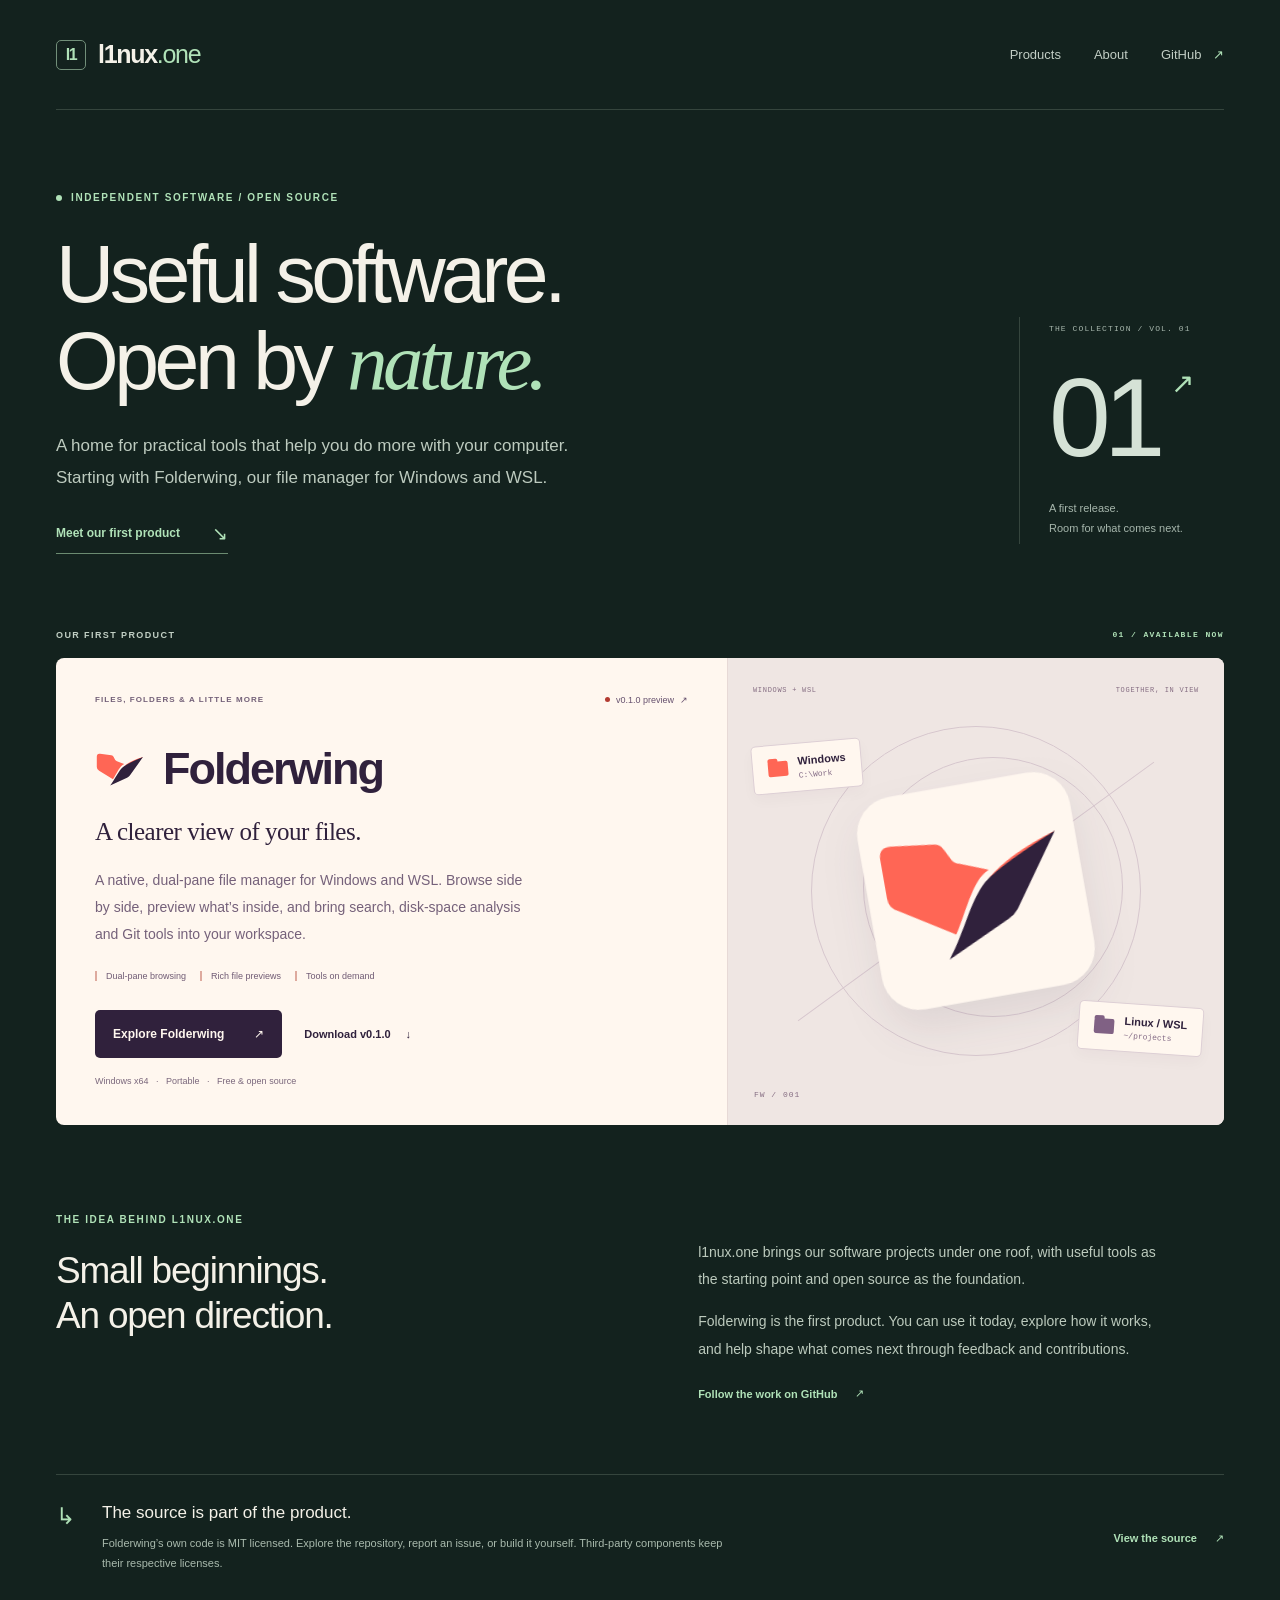
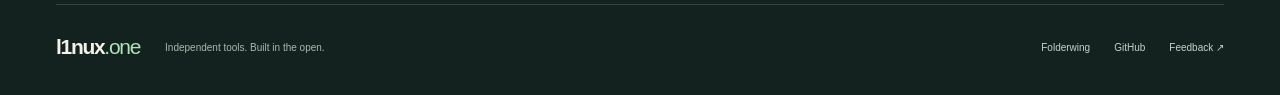
<file: index.html>
<!doctype html>
<html lang="en">
<head>
  <meta charset="utf-8">
  <meta name="viewport" content="width=device-width, initial-scale=1">
  <meta name="theme-color" content="#13221e">
  <title>l1nux.one — Useful software. Open by nature.</title>
  <meta name="description" content="A home for independent, open-source software. Meet Folderwing, our first product: a native file manager for Windows and WSL.">
  <link rel="canonical" href="https://l1nux.one/">
  <meta property="og:type" content="website">
  <meta property="og:title" content="l1nux.one — Useful software. Open by nature.">
  <meta property="og:description" content="Independent tools, built in the open. Starting with Folderwing, a native file manager for Windows and WSL.">
  <meta property="og:url" content="https://l1nux.one/">
  <meta name="twitter:card" content="summary">
  <link rel="icon" href="/assets/l1nux.svg" type="image/svg+xml">
  <link rel="stylesheet" href="/style.css">
</head>
<body>
  <a class="skip-link" href="#main">Skip to content</a>
  <header class="site-header wrap">
    <a class="wordmark" href="/" aria-label="l1nux.one home"><span class="brand-mark" aria-hidden="true">l1</span><span>l1nux<span class="wordmark-suffix">.one</span></span></a>
    <nav aria-label="Main navigation"><a href="#products">Products</a><a href="#about">About</a><a class="github-link" href="https://github.com/L1nuxOne">GitHub <span aria-hidden="true">↗</span></a></nav>
  </header>
  <main id="main">
    <section class="hero wrap" aria-labelledby="hero-title">
      <div class="hero-main"><p class="eyebrow"><span class="status-dot"></span> INDEPENDENT SOFTWARE / OPEN SOURCE</p><h1 id="hero-title">Useful software.<br>Open by <em>nature.</em></h1><p class="hero-description">A home for practical tools that help you do more with your computer. Starting with Folderwing, our file manager for Windows and WSL.</p><a class="hero-link" href="#products">Meet our first product <span aria-hidden="true">↘</span></a></div>
      <aside class="hero-aside" aria-label="One product released"><span class="edition">THE COLLECTION / VOL. 01</span><span class="product-count" aria-hidden="true">01<span>↗</span></span><p>A first release.<br>Room for what comes next.</p></aside>
    </section>

    <section class="products wrap" id="products" aria-labelledby="products-title">
      <div class="section-label"><h2 id="products-title">OUR FIRST PRODUCT</h2><span>01 / AVAILABLE NOW</span></div>
      <article class="product-card" aria-labelledby="folderwing-title">
        <div class="product-copy"><div class="product-meta"><span class="product-type">FILES, FOLDERS &amp; A LITTLE MORE</span><a class="release-badge" href="https://github.com/L1nuxOne/folderwing/releases/tag/v0.1.0"><span></span> v0.1.0 preview <span aria-hidden="true">↗</span></a></div><div class="product-name"><img src="/folderwing/assets/folderwing.svg" width="60" height="60" alt=""><h3 id="folderwing-title">Folderwing</h3></div><p class="product-tagline">A clearer view of your files.</p><p class="product-description">A native, dual-pane file manager for Windows and WSL. Browse side by side, preview what’s inside, and bring search, disk-space analysis and Git tools into your workspace.</p><ul class="product-features" aria-label="Folderwing highlights"><li>Dual-pane browsing</li><li>Rich file previews</li><li>Tools on demand</li></ul><div class="product-actions"><a class="button" href="/folderwing/">Explore Folderwing <span aria-hidden="true">↗</span></a><a class="download-link" href="https://github.com/L1nuxOne/folderwing/releases/download/v0.1.0/Folderwing-0.1.0-windows-x64.zip">Download v0.1.0 <span aria-hidden="true">↓</span></a></div><p class="product-footnote">Windows x64 <span>·</span> Portable <span>·</span> Free &amp; open source</p></div>
        <div class="product-art" aria-hidden="true"><div class="art-caption"><span>WINDOWS + WSL</span><span>TOGETHER, IN VIEW</span></div><div class="orbit orbit-one"></div><div class="orbit orbit-two"></div><div class="art-axis"></div><div class="location location-windows"><span class="folder-symbol"></span><span>Windows<span class="location-path">C:\Work</span></span></div><img class="wing" src="/folderwing/assets/folderwing.svg" width="245" height="245" alt=""><div class="location location-linux"><span class="folder-symbol"></span><span>Linux / WSL<span class="location-path">~/projects</span></span></div><span class="art-corner">FW / 001</span></div>
      </article>
    </section>

    <section id="about" class="about wrap" aria-labelledby="about-title"><div class="about-heading"><p class="eyebrow">THE IDEA BEHIND L1NUX.ONE</p><h2 id="about-title">Small beginnings.<br>An open direction.</h2></div><div class="about-copy"><p>l1nux.one brings our software projects under one roof, with useful tools as the starting point and open source as the foundation.</p><p>Folderwing is the first product. You can use it today, explore how it works, and help shape what comes next through feedback and contributions.</p><a class="text-link" href="https://github.com/L1nuxOne">Follow the work on GitHub <span aria-hidden="true">↗</span></a></div></section>

    <section class="open-note wrap" aria-labelledby="open-title"><span class="open-symbol" aria-hidden="true">↳</span><div><h2 id="open-title">The source is part of the product.</h2><p>Folderwing’s own code is MIT licensed. Explore the repository, report an issue, or build it yourself. Third-party components keep their respective licenses.</p></div><a class="text-link" href="https://github.com/L1nuxOne/folderwing">View the source <span aria-hidden="true">↗</span></a></section>
  </main>
  <footer class="site-footer wrap"><a class="wordmark" href="/" aria-label="l1nux.one home">l1nux<span class="wordmark-suffix">.one</span></a><p>Independent tools. Built in the open.</p><nav aria-label="Footer navigation"><a href="/folderwing/">Folderwing</a><a href="https://github.com/L1nuxOne">GitHub</a><a href="https://github.com/L1nuxOne/folderwing/issues">Feedback <span aria-hidden="true">↗</span></a></nav></footer>
</body>
</html>
</file>
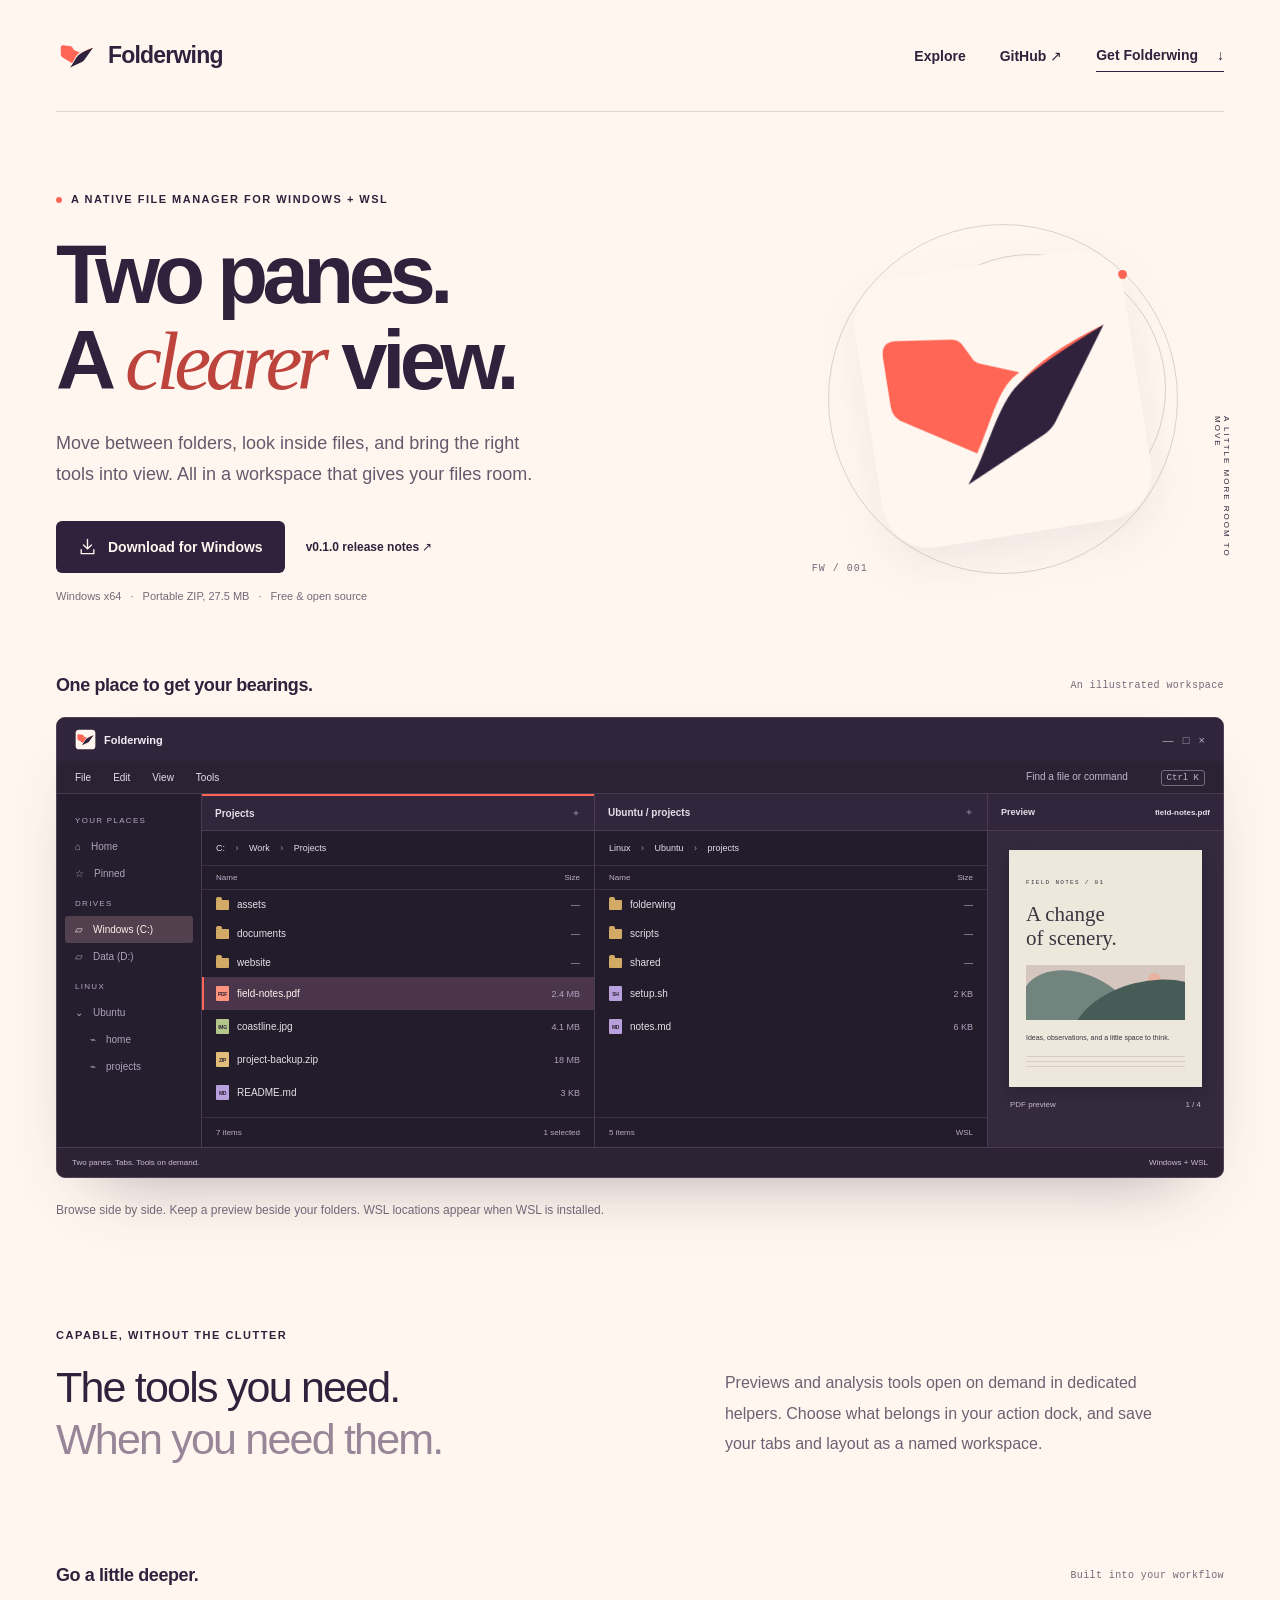
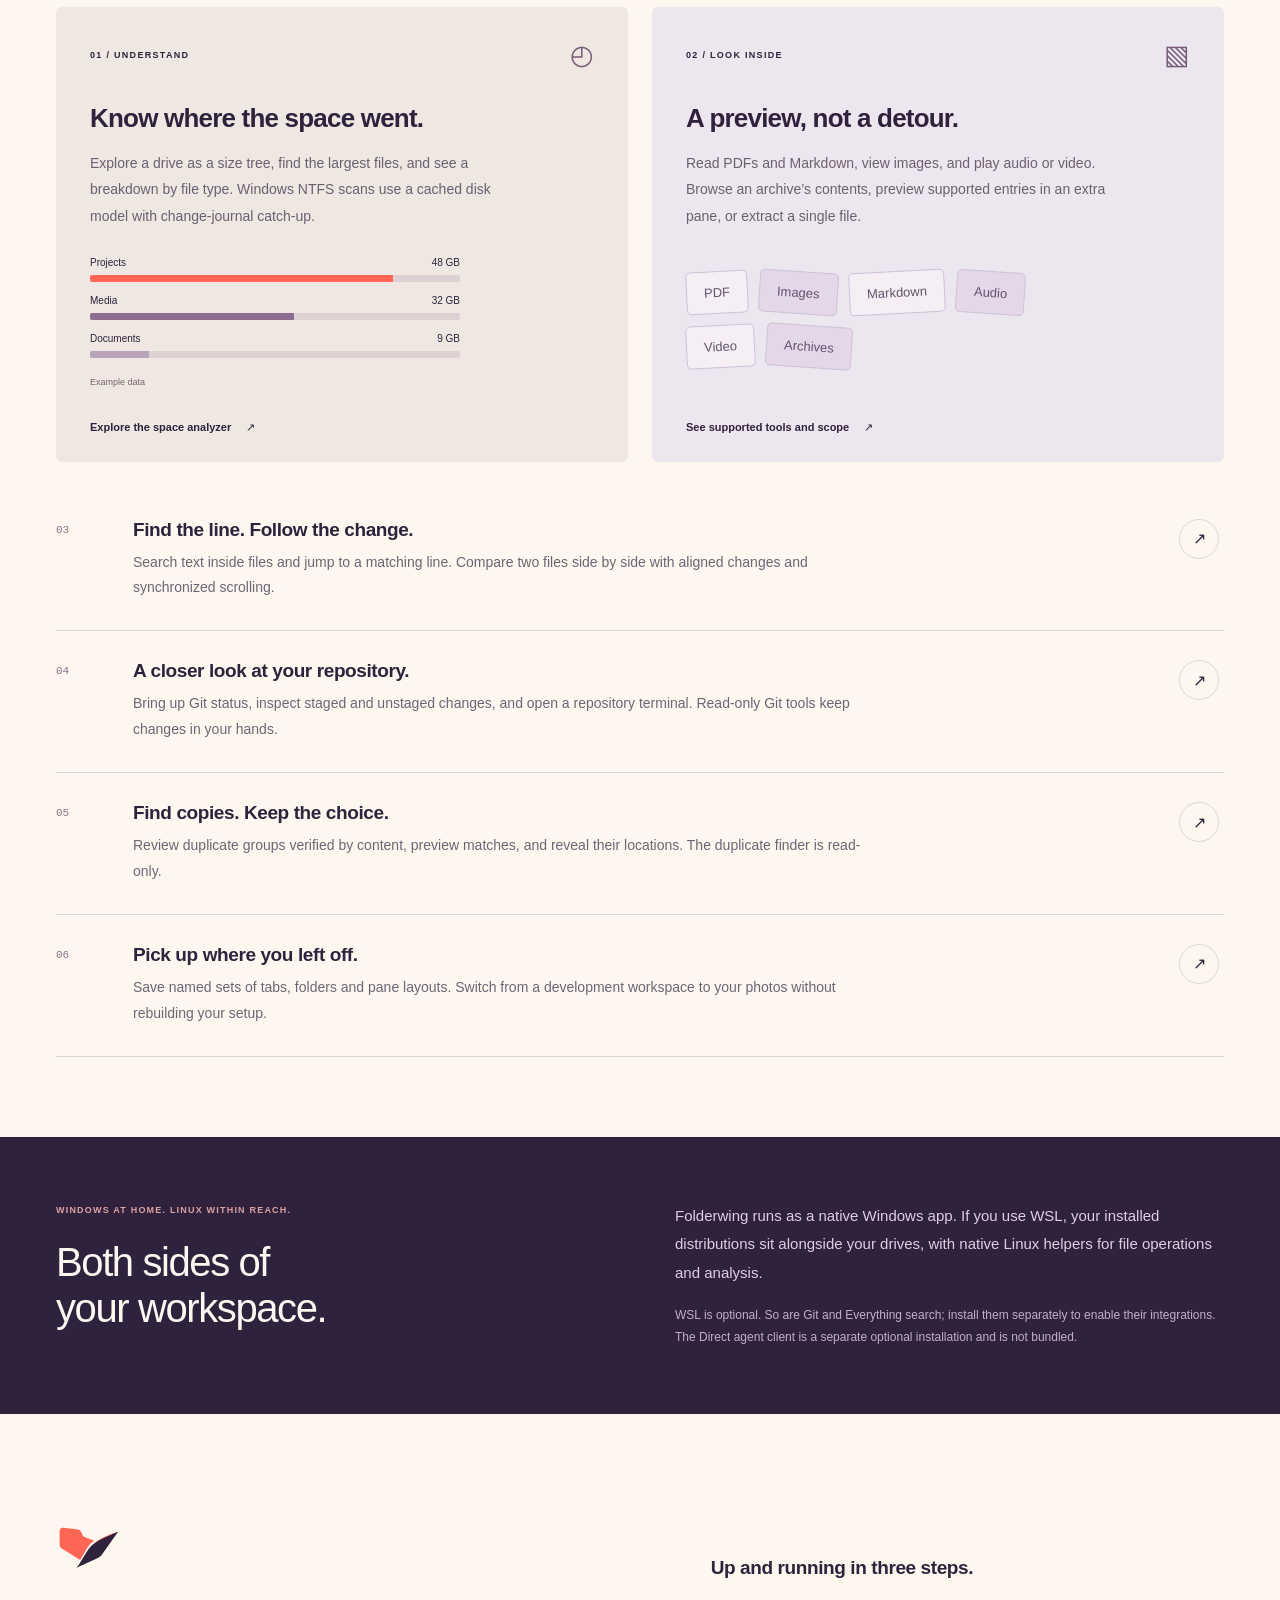
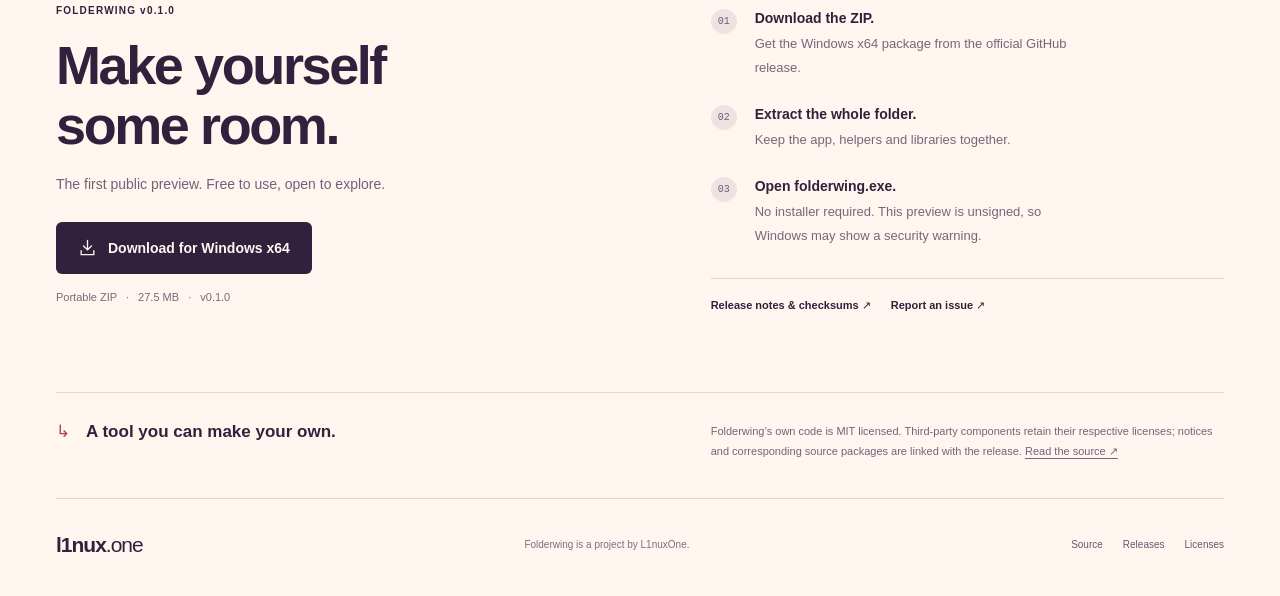
<file: folderwing/index.html>
<!doctype html>
<html lang="en">
<head>
  <meta charset="utf-8">
  <meta name="viewport" content="width=device-width, initial-scale=1">
  <meta name="theme-color" content="#30213c">
  <title>Folderwing — File manager for Windows and WSL</title>
  <meta name="description" content="A native, dual-pane file manager for Windows and WSL. Preview files, explore disk space, search contents and compare changes. Download Folderwing v0.1.0.">
  <link rel="canonical" href="https://l1nux.one/folderwing/">
  <meta property="og:type" content="website">
  <meta property="og:title" content="Folderwing — Two panes. A clearer view.">
  <meta property="og:description" content="A native file manager for Windows and WSL, with previews and tools that open when you need them. Free, open source and portable.">
  <meta property="og:url" content="https://l1nux.one/folderwing/">
  <meta property="og:image" content="https://l1nux.one/folderwing/assets/folderwing.png">
  <meta property="og:image:alt" content="Folderwing coral folder and plum wing emblem">
  <meta name="twitter:card" content="summary">
  <link rel="icon" href="assets/favicon.ico" sizes="any">
  <link rel="icon" href="assets/folderwing.svg" type="image/svg+xml">
  <link rel="apple-touch-icon" href="assets/folderwing.png">
  <link rel="stylesheet" href="style.css">
  <script type="application/ld+json">
  {"@context":"https://schema.org","@type":"SoftwareApplication","name":"Folderwing","applicationCategory":"UtilitiesApplication","operatingSystem":"Windows","softwareVersion":"0.1.0","url":"https://l1nux.one/folderwing/","downloadUrl":"https://github.com/L1nuxOne/folderwing/releases/download/v0.1.0/Folderwing-0.1.0-windows-x64.zip","license":"https://github.com/L1nuxOne/folderwing/blob/main/LICENSE","offers":{"@type":"Offer","price":"0","priceCurrency":"USD"}}
  </script>
</head>
<body>
  <a class="skip" href="#main">Skip to content</a>
  <header class="site-header wrap">
    <a class="brand" href="/folderwing/" aria-label="Folderwing home"><img src="assets/folderwing.svg" width="42" height="42" alt=""><span>Folderwing</span></a>
    <nav aria-label="Main navigation">
      <a href="#explore">Explore</a>
      <a href="https://github.com/L1nuxOne/folderwing">GitHub <span aria-hidden="true">↗</span></a>
      <a class="nav-download" href="#download">Get Folderwing <span aria-hidden="true">↓</span></a>
    </nav>
  </header>

  <main id="main">
    <section class="hero wrap" aria-labelledby="hero-title">
      <div class="hero-copy">
        <p class="eyebrow"><span class="dot"></span> A NATIVE FILE MANAGER FOR WINDOWS + WSL</p>
        <h1 id="hero-title">Two panes.<br>A <em>clearer</em> view.</h1>
        <p class="intro">Move between folders, look inside files, and bring the right tools into view. All in a workspace that gives your files room.</p>
        <div class="hero-actions">
          <a class="button primary" href="https://github.com/L1nuxOne/folderwing/releases/download/v0.1.0/Folderwing-0.1.0-windows-x64.zip"><svg viewBox="0 0 24 24" aria-hidden="true"><path d="M12 3v12m-5-5 5 5 5-5M4 16v5h16v-5"/></svg>Download for Windows</a>
          <a class="text-link" href="https://github.com/L1nuxOne/folderwing/releases/tag/v0.1.0">v0.1.0 release notes <span aria-hidden="true">↗</span></a>
        </div>
        <p class="release-meta">Windows x64 <span>·</span> Portable ZIP, 27.5 MB <span>·</span> Free &amp; open source</p>
      </div>
      <div class="hero-art" aria-hidden="true"><span class="orbit orbit-one"></span><span class="orbit orbit-two"></span><span class="art-label">A LITTLE MORE ROOM TO MOVE</span><img src="assets/folderwing.svg" width="350" height="350" alt=""><span class="art-number">FW / 001</span></div>
    </section>

    <section class="workspace-section wrap" aria-labelledby="workspace-title">
      <div class="section-top"><h2 id="workspace-title">One place to get your bearings.</h2><span class="small-note">An illustrated workspace</span></div>
      <div class="workspace">
        <div class="window-bar"><div class="window-name"><img src="assets/folderwing.svg" width="21" height="21" alt="">Folderwing</div><span aria-hidden="true">— &nbsp; □ &nbsp; ×</span></div>
        <div class="app-menu" aria-hidden="true"><span>File</span><span>Edit</span><span>View</span><span>Tools</span><span class="menu-search">Find a file or command <kbd>Ctrl K</kbd></span></div>
        <div class="app-body">
          <aside class="app-tree" aria-label="Example locations">
            <p class="tree-heading">YOUR PLACES</p><div>⌂ <span>Home</span></div><div>☆ <span>Pinned</span></div><p class="tree-heading">DRIVES</p><div class="tree-active">▱ <span>Windows (C:)</span></div><div>▱ <span>Data (D:)</span></div><p class="tree-heading">LINUX</p><div>⌄ <span>Ubuntu</span></div><div class="tree-indent">⌁ <span>home</span></div><div class="tree-indent">⌁ <span>projects</span></div>
          </aside>
          <div class="file-pane"><div class="pane-tab"><span>Projects</span><span aria-hidden="true">＋</span></div><div class="pane-path">C: <span>›</span> Work <span>›</span> Projects</div><div class="file-head"><span>Name</span><span>Size</span></div><div class="file-row"><span><i class="folder-icon"></i>assets</span><span>—</span></div><div class="file-row"><span><i class="folder-icon"></i>documents</span><span>—</span></div><div class="file-row"><span><i class="folder-icon"></i>website</span><span>—</span></div><div class="file-row selected"><span><i class="doc-icon pdf">PDF</i>field-notes.pdf</span><span>2.4 MB</span></div><div class="file-row"><span><i class="doc-icon image">IMG</i>coastline.jpg</span><span>4.1 MB</span></div><div class="file-row"><span><i class="doc-icon archive">ZIP</i>project-backup.zip</span><span>18 MB</span></div><div class="file-row"><span><i class="doc-icon code">MD</i>README.md</span><span>3 KB</span></div><div class="pane-foot">7 items <span>1 selected</span></div></div>
          <div class="file-pane second-pane"><div class="pane-tab"><span>Ubuntu / projects</span><span aria-hidden="true">＋</span></div><div class="pane-path">Linux <span>›</span> Ubuntu <span>›</span> projects</div><div class="file-head"><span>Name</span><span>Size</span></div><div class="file-row"><span><i class="folder-icon"></i>folderwing</span><span>—</span></div><div class="file-row"><span><i class="folder-icon"></i>scripts</span><span>—</span></div><div class="file-row"><span><i class="folder-icon"></i>shared</span><span>—</span></div><div class="file-row"><span><i class="doc-icon code">SH</i>setup.sh</span><span>2 KB</span></div><div class="file-row"><span><i class="doc-icon code">MD</i>notes.md</span><span>6 KB</span></div><div class="pane-foot">5 items <span>WSL</span></div></div>
          <div class="illustrated-preview"><div class="pane-tab">Preview <span>field-notes.pdf</span></div><div class="paper"><span class="paper-overline">FIELD NOTES / 01</span><h3>A change<br>of scenery.</h3><div class="paper-landscape"><span></span></div><p>Ideas, observations, and a little space to think.</p><div class="paper-lines"></div></div><div class="preview-foot">PDF preview <span>1 / 4</span></div></div>
        </div>
        <div class="app-status"><span>Two panes. Tabs. Tools on demand.</span><span>Windows + WSL</span></div>
      </div>
      <p class="workspace-caption">Browse side by side. Keep a preview beside your folders. WSL locations appear when WSL is installed.</p>
    </section>

    <section class="principle wrap" aria-labelledby="principle-title"><p class="eyebrow">CAPABLE, WITHOUT THE CLUTTER</p><h2 id="principle-title">The tools you need.<br><span>When you need them.</span></h2><p>Previews and analysis tools open on demand in dedicated helpers. Choose what belongs in your action dock, and save your tabs and layout as a named workspace.</p></section>

    <section id="explore" class="explore wrap" aria-labelledby="explore-title">
      <div class="section-top"><h2 id="explore-title">Go a little deeper.</h2><span class="small-note">Built into your workflow</span></div>
      <div class="feature-grid">
        <article class="feature feature-space"><div class="feature-heading"><span class="feature-index">01 / UNDERSTAND</span><span class="feature-symbol" aria-hidden="true">◴</span></div><h3>Know where the space went.</h3><p>Explore a drive as a size tree, find the largest files, and see a breakdown by file type. Windows NTFS scans use a cached disk model with change-journal catch-up.</p><div class="size-illustration" aria-label="Illustrative disk usage breakdown"><div class="size-label"><span>Projects</span><span>48 GB</span></div><div class="size-bar"><span style="--size:82%"></span></div><div class="size-label"><span>Media</span><span>32 GB</span></div><div class="size-bar"><span style="--size:55%"></span></div><div class="size-label"><span>Documents</span><span>9 GB</span></div><div class="size-bar"><span style="--size:16%"></span></div><small>Example data</small></div><a class="feature-link" href="https://github.com/L1nuxOne/folderwing/blob/main/docs/DISK_SPACE_ANALYZER.md">Explore the space analyzer <span aria-hidden="true">↗</span></a></article>
        <article class="feature feature-preview"><div class="feature-heading"><span class="feature-index">02 / LOOK INSIDE</span><span class="feature-symbol" aria-hidden="true">▧</span></div><h3>A preview, not a detour.</h3><p>Read PDFs and Markdown, view images, and play audio or video. Browse an archive’s contents, preview supported entries in an extra pane, or extract a single file.</p><div class="file-chips" aria-label="Preview categories"><span>PDF</span><span>Images</span><span>Markdown</span><span>Audio</span><span>Video</span><span>Archives</span></div><a class="feature-link" href="https://github.com/L1nuxOne/folderwing/blob/main/docs/FEATURE_ROADMAP.md">See supported tools and scope <span aria-hidden="true">↗</span></a></article>
      </div>
      <div class="tool-list">
        <article><span class="tool-number">03</span><div><h3>Find the line. Follow the change.</h3><p>Search text inside files and jump to a matching line. Compare two files side by side with aligned changes and synchronized scrolling.</p></div><a href="https://github.com/L1nuxOne/folderwing/blob/main/docs/CONTENT_SEARCH.md" aria-label="Read about searching inside files">↗</a></article>
        <article><span class="tool-number">04</span><div><h3>A closer look at your repository.</h3><p>Bring up Git status, inspect staged and unstaged changes, and open a repository terminal. Read-only Git tools keep changes in your hands.</p></div><a href="https://github.com/L1nuxOne/folderwing/blob/main/docs/GIT_INTEGRATION.md" aria-label="Read about Git integration">↗</a></article>
        <article><span class="tool-number">05</span><div><h3>Find copies. Keep the choice.</h3><p>Review duplicate groups verified by content, preview matches, and reveal their locations. The duplicate finder is read-only.</p></div><a href="https://github.com/L1nuxOne/folderwing/blob/main/docs/DUPLICATE_FINDER.md" aria-label="Read about the duplicate finder">↗</a></article>
        <article><span class="tool-number">06</span><div><h3>Pick up where you left off.</h3><p>Save named sets of tabs, folders and pane layouts. Switch from a development workspace to your photos without rebuilding your setup.</p></div><a href="https://github.com/L1nuxOne/folderwing/blob/main/docs/SAVED_WORKSPACES.md" aria-label="Read about saved workspaces">↗</a></article>
      </div>
    </section>

    <section class="platform-band" aria-labelledby="platform-title"><div class="wrap platform-inner"><div><p class="eyebrow">WINDOWS AT HOME. LINUX WITHIN REACH.</p><h2 id="platform-title">Both sides of<br>your workspace.</h2></div><div><p>Folderwing runs as a native Windows app. If you use WSL, your installed distributions sit alongside your drives, with native Linux helpers for file operations and analysis.</p><p class="platform-note">WSL is optional. So are Git and Everything search; install them separately to enable their integrations. The Direct agent client is a separate optional installation and is not bundled.</p></div></div></section>

    <section id="download" class="download-section wrap" aria-labelledby="download-title"><div class="download-intro"><img src="assets/folderwing.svg" width="76" height="76" alt=""><p class="eyebrow">FOLDERWING v0.1.0</p><h2 id="download-title">Make yourself<br>some room.</h2><p>The first public preview. Free to use, open to explore.</p><a class="button primary" href="https://github.com/L1nuxOne/folderwing/releases/download/v0.1.0/Folderwing-0.1.0-windows-x64.zip"><svg viewBox="0 0 24 24" aria-hidden="true"><path d="M12 3v12m-5-5 5 5 5-5M4 16v5h16v-5"/></svg>Download for Windows x64</a><p class="release-meta">Portable ZIP <span>·</span> 27.5 MB <span>·</span> v0.1.0</p></div><div class="download-details"><h3>Up and running in three steps.</h3><ol><li><span>01</span><div><strong>Download the ZIP.</strong><p>Get the Windows x64 package from the official GitHub release.</p></div></li><li><span>02</span><div><strong>Extract the whole folder.</strong><p>Keep the app, helpers and libraries together.</p></div></li><li><span>03</span><div><strong>Open folderwing.exe.</strong><p>No installer required. This preview is unsigned, so Windows may show a security warning.</p></div></li></ol><div class="download-links"><a href="https://github.com/L1nuxOne/folderwing/releases/tag/v0.1.0">Release notes &amp; checksums <span aria-hidden="true">↗</span></a><a href="https://github.com/L1nuxOne/folderwing/issues">Report an issue <span aria-hidden="true">↗</span></a></div></div></section>

    <section class="open-source wrap"><p><span aria-hidden="true">↳</span> A tool you can make your own.</p><div>Folderwing’s own code is MIT licensed. Third-party components retain their respective licenses; notices and corresponding source packages are linked with the release. <a href="https://github.com/L1nuxOne/folderwing">Read the source <span aria-hidden="true">↗</span></a></div></section>
  </main>
  <footer class="site-footer wrap"><a class="brand" href="/"><span class="parent-brand">l1nux<span>.one</span></span></a><p>Folderwing is a project by L1nuxOne.</p><div><a href="https://github.com/L1nuxOne/folderwing">Source</a><a href="https://github.com/L1nuxOne/folderwing/releases">Releases</a><a href="https://github.com/L1nuxOne/folderwing/blob/main/docs/DEPENDENCIES.md">Licenses</a></div></footer>
</body>
</html>
</file>
<file: style.css>
:root {
  color-scheme: dark;
  --bg: #13221e;
  --fg: #f4f1e8;
  --muted: #a6b6ac;
  --mint: #b0e2b8;
  --line: #35453d;
  --cream: #fff7ef;
  --plum: #30213c;
  --coral: #ff6655;
  font-family: "Segoe UI", Inter, Arial, sans-serif;
  font-synthesis: none;
  background: var(--bg);
  color: var(--fg);
}
* { box-sizing: border-box; }
html { scroll-behavior: smooth; scroll-padding-top: 32px; }
body { margin: 0; }
h1, h2, h3, p { margin: 0; }
a { color: inherit; text-decoration: none; }
a:focus-visible { outline: 3px solid var(--mint); outline-offset: 6px; }
img { display: block; max-width: 100%; height: auto; }
.wrap { width: min(1240px, calc(100% - 112px)); margin-inline: auto; }
.skip-link { position: absolute; top: -80px; left: 20px; padding: 12px 18px; z-index: 10; background: var(--mint); color: var(--bg); }
.skip-link:focus { top: 12px; }
.site-header { height: 110px; display: flex; align-items: center; justify-content: space-between; gap: 24px; border-bottom: 1px solid var(--line); }
.wordmark { display: inline-flex; align-items: center; gap: 12px; font-size: 25px; font-weight: 650; letter-spacing: -1.3px; }
.wordmark-suffix { font-weight: 400; color: var(--mint); }
.brand-mark { display: grid; place-items: center; width: 30px; height: 30px; border: 1px solid #718f79; border-radius: 5px; font-size: 16px; color: var(--mint); letter-spacing: -1.4px; }
.site-header nav { display: flex; align-items: center; gap: 33px; font-size: 13px; color: #c2cec5; }
.site-header nav a { padding-block: 12px; }
.site-header nav a:hover, .site-footer a:hover, .text-link:hover { color: var(--mint); }
.github-link span { margin-left: 8px; color: var(--mint); }
.hero { display: grid; grid-template-columns: 1fr 205px; gap: 60px; align-items: end; padding-block: 79px 76px; }
.eyebrow { display: flex; align-items: center; gap: 9px; font-size: 10px; font-weight: 650; letter-spacing: 1.6px; line-height: 1.7; color: var(--mint); }
.status-dot { width: 6px; height: 6px; border-radius: 50%; background: var(--mint); }
h1 { font-size: clamp(56px, 6.3vw, 87px); font-weight: 500; letter-spacing: -4.5px; line-height: 1.08; margin-block: 25px; }
h1 em { color: var(--mint); font-family: Georgia, serif; font-weight: 400; }
.hero-description { max-width: 530px; font-size: 17px; color: #bdcbbf; line-height: 1.9; }
.hero-link { display: inline-flex; align-items: center; gap: 32px; margin-top: 27px; padding-bottom: 8px; border-bottom: 1px solid #6b8b71; font-size: 12px; font-weight: 600; color: var(--mint); }
.hero-link:hover { border-color: var(--mint); }
.hero-link span { font-size: 19px; }
.hero-aside { border-left: 1px solid var(--line); padding-left: 29px; padding-bottom: 5px; margin-bottom: 10px; }
.edition { font: 8px monospace; letter-spacing: 1.1px; color: var(--muted); }
.product-count { display: flex; align-items: flex-start; gap: 13px; font-size: 111px; font-weight: 300; line-height: 1.15; letter-spacing: -7px; color: #d5e2d6; margin: 20px 0 17px; }
.product-count span { font-size: 28px; letter-spacing: 0; margin-top: 13px; color: var(--mint); }
.hero-aside p { font-size: 11px; color: var(--muted); line-height: 1.8; }
.products { scroll-margin-top: 24px; }
.section-label { display: flex; justify-content: space-between; align-items: center; gap: 20px; margin-bottom: 18px; }
.section-label h2, .section-label > span { font-size: 9px; font-weight: 600; letter-spacing: 1.4px; color: #c1cfc4; }
.section-label > span { color: var(--mint); font-family: monospace; font-size: 8px; }
.product-card { display: grid; grid-template-columns: 1.35fr 1fr; border-radius: 8px; overflow: hidden; background: var(--cream); color: var(--plum); color-scheme: light; }
.product-card a:focus-visible { outline-color: #a63044; }
.product-copy { padding: 37px 39px 36px; }
.product-meta { display: flex; align-items: center; justify-content: space-between; gap: 12px; margin-bottom: 34px; }
.product-type { font-size: 8px; letter-spacing: 1.1px; font-weight: 600; color: #736078; }
.release-badge { display: inline-flex; align-items: center; gap: 6px; font-size: 9px; color: #66516e; white-space: nowrap; }
.release-badge > span:first-child { width: 5px; height: 5px; border-radius: 50%; background: #b33b31; }
.release-badge:hover { text-decoration: underline; text-underline-offset: 4px; }
.product-name { display: flex; align-items: center; gap: 13px; margin-bottom: 15px; }
.product-name img { margin-left: -5px; }
.product-name h3 { font-size: 45px; font-weight: 600; letter-spacing: -2px; }
.product-tagline { font-family: Georgia, serif; font-size: 25px; line-height: 1.4; letter-spacing: -.5px; }
.product-description { max-width: 440px; margin-top: 18px; font-size: 14px; color: #75617a; line-height: 1.95; }
.product-features { list-style: none; display: flex; flex-wrap: wrap; gap: 9px 14px; padding: 0; margin: 22px 0 29px; }
.product-features li { font-size: 9px; color: #705b74; padding-left: 9px; border-left: 2px solid #deaa9e; }
.product-actions { display: flex; flex-wrap: wrap; gap: 22px; align-items: center; }
.button { display: inline-flex; align-items: center; justify-content: space-between; gap: 30px; min-height: 48px; padding: 14px 18px; border-radius: 5px; background: var(--plum); color: var(--cream); font-size: 12px; font-weight: 600; transition: background .15s, transform .15s; }
.button:hover { background: #513259; transform: translateY(-2px); }
.download-link { font-size: 11px; font-weight: 600; padding-block: 10px; }
.download-link span { margin-left: 12px; }
.download-link:hover { color: #b43d38; }
.product-footnote { margin-top: 15px; font-size: 9px; color: #7a677c; line-height: 1.8; }
.product-footnote > span { margin-inline: 5px; }
.product-art { position: relative; display: grid; place-items: center; overflow: hidden; min-height: 440px; background: #efe6e3; border-left: 1px solid #e7d9d6; isolation: isolate; }
.art-caption { position: absolute; left: 25px; right: 25px; top: 28px; display: flex; justify-content: space-between; gap: 16px; font: 7px monospace; color: #866e83; letter-spacing: .7px; }
.orbit { position: absolute; width: 330px; height: 330px; border: 1px solid #d7c7ce; border-radius: 50%; z-index: -1; }
.orbit-two { width: 260px; height: 260px; transform: translate(17px, -4px); }
.art-axis { position: absolute; width: 440px; height: 1px; background: #d7c7ce; transform: rotate(-36deg); z-index: -1; }
.wing { width: 230px; transform: rotate(-10deg); filter: drop-shadow(0 21px 20px #30213c16); }
.location { position: absolute; display: flex; align-items: center; gap: 10px; padding: 11px 15px; border: 1px solid #ddcfd5; border-radius: 5px; background: #fff7ef; box-shadow: 0 6px 14px #30213c08; font-size: 11px; font-weight: 600; }
.location-windows { top: 84px; left: 24px; transform: rotate(-5deg); }
.location-linux { bottom: 72px; right: 21px; transform: rotate(4deg); }
.location-path { display: block; font: 8px monospace; color: #836a85; margin-top: 4px; }
.folder-symbol { width: 20px; height: 15px; border-radius: 2px; background: var(--coral); position: relative; }
.folder-symbol:before { content: ""; width: 10px; height: 4px; position: absolute; top: -3px; left: 0; border-radius: 2px 2px 0 0; background: var(--coral); }
.location-linux .folder-symbol, .location-linux .folder-symbol:before { background: #806184; }
.art-corner { position: absolute; bottom: 26px; left: 26px; font: 8px monospace; color: #866e83; letter-spacing: 1px; }
.about { display: grid; grid-template-columns: 1.05fr 1fr; gap: 90px; padding-block: 86px 72px; }
.about h2 { font-size: 37px; line-height: 1.23; letter-spacing: -1.2px; font-weight: 500; margin-top: 20px; }
.about-copy { padding-top: 28px; }
.about-copy p { max-width: 475px; font-size: 14px; color: #bccabd; line-height: 1.95; }
.about-copy p + p { margin-top: 15px; }
.text-link { display: inline-flex; align-items: center; gap: 18px; font-size: 11px; font-weight: 600; }
.about-copy .text-link { margin-top: 24px; color: var(--mint); }
.open-note { display: grid; grid-template-columns: 24px 1fr auto; gap: 22px; align-items: center; padding-block: 28px 30px; border-block: 1px solid var(--line); }
.open-symbol { align-self: start; font-size: 23px; color: var(--mint); }
.open-note h2 { font-weight: 500; font-size: 17px; margin-bottom: 10px; }
.open-note p { font-size: 11px; line-height: 1.9; color: #a9baad; max-width: 640px; }
.open-note .text-link { color: var(--mint); margin-left: 30px; }
.site-footer { display: flex; align-items: center; justify-content: space-between; gap: 25px; padding-block: 30px 36px; }
.site-footer .wordmark { font-size: 21px; gap: 0; }
.site-footer > p { margin-right: auto; font-size: 10px; color: #a9baad; }
.site-footer nav { display: flex; gap: 24px; font-size: 10px; color: #c7d3c9; }

@media (max-width: 1100px) {
  .wrap { width: calc(100% - 72px); }
  .hero { grid-template-columns: 1fr 170px; gap: 35px; }
  h1 { font-size: 68px; letter-spacing: -3.7px; }
  .hero-aside { padding-left: 23px; }
  .product-card { grid-template-columns: 1.5fr 1fr; }
  .product-copy { padding: 30px; }
  .product-name h3 { font-size: 39px; }
  .product-meta { flex-wrap: wrap; gap: 12px; margin-bottom: 26px; }
  .wing { width: 190px; }
  .orbit { width: 275px; height: 275px; }
  .orbit-two { width: 215px; height: 215px; }
  .art-caption { font-size: 6px; left: 17px; right: 17px; gap: 8px; }
  .location-windows { top: 84px; left: 14px; }
  .location-linux { right: 14px; bottom: 78px; }
  .about { gap: 50px; }
}
@media (max-width: 800px) {
  .hero { grid-template-columns: 1fr 130px; gap: 25px; padding-block: 57px 55px; }
  h1 { font-size: 54px; letter-spacing: -2.7px; }
  .eyebrow { font-size: 8px; letter-spacing: 1.2px; }
  .hero-description { font-size: 15px; }
  .hero-aside { padding-left: 18px; }
  .product-count { font-size: 82px; gap: 8px; margin-block: 16px; }
  .product-count span { font-size: 20px; }
  .edition { font-size: 6px; letter-spacing: .5px; }
  .hero-aside p { font-size: 9px; }
  .product-copy { padding: 26px; }
  .product-name { gap: 8px; }
  .product-name img { width: 44px; }
  .product-name h3 { font-size: 34px; }
  .product-tagline { font-size: 22px; }
  .product-description { font-size: 13px; }
  .product-features { gap: 11px; }
  .product-art .art-caption span:last-child { display: none; }
  .wing { width: 155px; }
  .orbit { width: 225px; height: 225px; }
  .orbit-two { width: 175px; height: 175px; }
  .location { padding: 9px 11px; font-size: 9px; }
  .location-windows { top: 100px; left: 12px; }
  .location-linux { right: 12px; bottom: 105px; }
  .location-path { font-size: 7px; }
  .about { padding-block: 65px 55px; gap: 30px; }
  .about h2 { font-size: 31px; }
  .about-copy { padding-top: 22px; }
  .about-copy p { font-size: 13px; }
  .open-note { grid-template-columns: 20px 1fr; gap: 16px; }
  .open-note .text-link { grid-column: 2; margin-left: 0; }
  .site-footer { flex-wrap: wrap; gap: 18px; }
  .site-footer > p { font-size: 9px; }
  .site-footer nav { gap: 18px; }
}
@media (max-width: 600px) {
  .wrap { width: calc(100% - 40px); }
  .site-header { height: 83px; gap: 15px; }
  .wordmark { font-size: 22px; gap: 8px; }
  .brand-mark { width: 25px; height: 25px; font-size: 14px; }
  .site-header nav { gap: 18px; font-size: 11px; }
  .site-header nav a:nth-child(2) { display: none; }
  .github-link span { margin-left: 2px; }
  .hero { display: block; padding-block: 44px 48px; }
  .hero .eyebrow { font-size: 7px; letter-spacing: 1.2px; }
  h1 { font-size: clamp(38px, 10.5vw, 61px); letter-spacing: -2.3px; line-height: 1.14; margin-block: 22px; }
  .hero-description { max-width: 440px; font-size: 14px; line-height: 1.9; }
  .hero-link { margin-top: 23px; font-size: 11px; }
  .hero-aside { display: none; }
  .section-label { margin-bottom: 14px; gap: 8px; }
  .section-label h2 { font-size: 8px; letter-spacing: 1px; }
  .section-label > span { font-size: 7px; letter-spacing: .5px; }
  .product-card { display: flex; flex-direction: column; }
  .product-copy { padding: 25px 23px 27px; }
  .product-meta { gap: 12px; margin-bottom: 25px; }
  .product-type { font-size: 7px; letter-spacing: .6px; }
  .release-badge { font-size: 8px; }
  .product-name h3 { font-size: 36px; letter-spacing: -1.5px; }
  .product-name img { width: 47px; }
  .product-tagline { font-size: 23px; }
  .product-description { font-size: 13px; line-height: 1.9; margin-top: 15px; }
  .product-features { gap: 10px 13px; margin-block: 20px 24px; }
  .product-actions { gap: 12px 18px; }
  .button { gap: 20px; font-size: 11px; padding-inline: 15px; }
  .download-link { font-size: 10px; }
  .download-link span { margin-left: 5px; }
  .product-footnote { font-size: 8px; }
  .product-art { min-height: 285px; border-left: 0; border-top: 1px solid #e7d9d6; }
  .art-caption { top: 21px; font-size: 6px; }
  .product-art .art-caption span:last-child { display: block; }
  .wing { width: 170px; }
  .orbit { width: 235px; height: 235px; }
  .orbit-two { width: 180px; height: 180px; }
  .location-windows { top: 47px; left: 15px; }
  .location-linux { bottom: 42px; right: 15px; }
  .art-corner { bottom: 20px; left: 20px; font-size: 7px; }
  .about { display: block; padding-block: 48px 39px; }
  .about h2 { font-size: 34px; margin-top: 18px; }
  .about-copy { padding-top: 24px; }
  .about-copy p { max-width: none; font-size: 13px; line-height: 1.95; }
  .about-copy .text-link { font-size: 11px; margin-top: 21px; }
  .open-note { padding-block: 25px; gap: 12px; }
  .open-note h2 { font-size: 16px; line-height: 1.4; }
  .open-note p { font-size: 11px; }
  .site-footer { padding-block: 26px; gap: 17px; }
  .site-footer .wordmark { font-size: 20px; margin-right: auto; }
  .site-footer > p { order: 3; width: 100%; margin: 0; font-size: 10px; }
  .site-footer nav { gap: 15px; font-size: 9px; }
}
@media (prefers-reduced-motion: reduce) {
  html { scroll-behavior: auto; }
  .button { transition: none; }
  .button:hover { transform: none; }
}
</file>
<file: folderwing/style.css>
/* Folderwing: coral, plum and cream. No external fonts, scripts or tracking. */
:root{color-scheme:light;--cream:#fff7ef;--paper:#f9f3ec;--plum:#30213c;--muted:#726878;--coral:#ff6655;--line:#dfd5d9;--dark:#231c2b;font-family:"Segoe UI",Inter,Arial,sans-serif;color:var(--plum);background:var(--cream);font-synthesis:none}
*{box-sizing:border-box}html{scroll-behavior:smooth;scroll-padding-top:32px}body{margin:0}a{color:inherit;text-decoration:none}a:focus-visible{outline:3px solid #a63044;outline-offset:6px}img{max-width:100%;height:auto}h1,h2,h3,p{margin:0}button,a{-webkit-tap-highlight-color:transparent}.wrap{width:min(1240px,calc(100% - 112px));margin-inline:auto}.skip{position:absolute;left:16px;top:-80px;background:var(--plum);color:white;padding:12px 18px;z-index:10}.skip:focus{top:12px}.site-header{height:112px;display:flex;align-items:center;justify-content:space-between;border-bottom:1px solid var(--line)}.brand{display:flex;align-items:center;gap:10px;font-size:23px;font-weight:650;letter-spacing:-.8px}.site-header nav{display:flex;align-items:center;gap:34px;font-size:14px;font-weight:600}.site-header nav a:hover,.text-link:hover,.feature-link:hover,.download-links a:hover,.site-footer a:hover{color:#b43d38}.nav-download{border-bottom:1px solid var(--plum);padding-block:8px}.nav-download span{margin-left:15px}.hero{display:grid;grid-template-columns:1.55fr 1fr;align-items:center;gap:40px;padding-block:79px 69px}.eyebrow{display:flex;align-items:center;gap:9px;font-size:11px;font-weight:700;letter-spacing:1.5px;line-height:1.6}.dot{width:6px;height:6px;border-radius:50%;background:var(--coral)}h1{font-size:clamp(58px,6.5vw,90px);font-weight:600;letter-spacing:-5.5px;line-height:1.04;margin-block:23px}h1 em{font-family:Georgia,serif;font-weight:400;color:#bc443d}.intro{font-size:18px;line-height:1.75;max-width:500px;color:#66596c}.hero-actions{display:flex;flex-wrap:wrap;align-items:center;gap:21px;margin-top:30px}.button{display:inline-flex;align-items:center;justify-content:center;gap:11px;min-height:52px;padding:15px 22px;border-radius:6px;font-size:14px;font-weight:650;transition:background .15s,transform .15s}.button.primary{color:var(--cream);background:var(--plum)}.button:hover{background:#513259;transform:translateY(-2px)}.button svg{width:19px;height:19px;fill:none;stroke:currentColor;stroke-width:1.7;stroke-linecap:round;stroke-linejoin:round}.text-link{font-size:12px;font-weight:600}.release-meta{font-size:11px;color:#756a7a;line-height:1.8;margin-top:14px}.release-meta span{margin-inline:6px}.hero-art{position:relative;display:grid;place-items:center;min-height:350px;isolation:isolate}.hero-art img{width:290px;transform:rotate(-9deg);filter:drop-shadow(0 18px 23px #30213c12)}.orbit{position:absolute;width:350px;height:350px;border:1px solid #dfd0cf;border-radius:50%;z-index:-1}.orbit-two{width:270px;height:270px;transform:translate(28px,-10px)}.orbit-one:after{content:"";position:absolute;right:50px;top:45px;width:9px;height:9px;background:var(--coral);border-radius:50%}.art-label{position:absolute;font-size:8px;letter-spacing:2px;right:-7px;top:55%;writing-mode:vertical-rl}.art-number{position:absolute;bottom:0;left:30px;font:10px monospace;letter-spacing:1px;color:var(--muted)}.section-top{display:flex;align-items:center;justify-content:space-between;gap:20px;margin-bottom:21px}.section-top h2{font-size:18px;letter-spacing:-.4px;font-weight:600}.small-note{font:10px monospace;color:var(--muted);letter-spacing:.4px}.workspace{border:1px solid #4f4258;border-radius:9px;overflow:hidden;background:var(--dark);color:#e4dfe9;box-shadow:0 32px 70px -40px #30213c70}.window-bar{padding:11px 18px;display:flex;align-items:center;justify-content:space-between;background:#30253b;color:#b8aec1;font-size:11px}.window-name{display:flex;align-items:center;gap:8px;font-weight:600;color:#f4ecf6}.app-menu{display:flex;align-items:center;gap:22px;padding:10px 18px;font-size:10px;border-bottom:1px solid #47394f;background:#2b2234}.menu-search{margin-left:auto;color:#c3b5ce}.menu-search kbd{font-size:9px;border:1px solid #776880;padding:2px 5px;border-radius:3px;margin-left:30px}.app-body{display:grid;grid-template-columns:145px 1fr 1fr 235px;min-height:332px}.app-tree{padding:10px 8px;background:#251e2e;border-right:1px solid #493b51;font-size:10px;color:#afa3ba}.app-tree>div{display:flex;gap:10px;align-items:center;padding:8px 10px;border-radius:3px}.app-tree .tree-active{color:#fff0e8;background:#53404f}.tree-heading{font-size:8px;letter-spacing:1.3px;padding:12px 10px 8px;color:#b5a6c1}.app-tree .tree-indent{padding-left:25px}.file-pane{position:relative;border-right:1px solid #493b51;padding-bottom:38px}.pane-tab{height:37px;display:flex;align-items:center;justify-content:space-between;gap:8px;padding:0 13px;background:#31263b;font-size:10px;font-weight:600;border-bottom:1px solid #493b51}.pane-tab>span:last-child:not(:first-child){font-weight:400;color:#b4a8be}.file-pane:first-of-type .pane-tab{border-top:2px solid var(--coral)}.pane-path{font-size:9px;padding:12px 14px;color:#e6dce9;white-space:nowrap}.pane-path span{color:#a78fb7;margin:0 8px}.file-head,.file-row{display:flex;align-items:center;justify-content:space-between;padding:9px 14px;font-size:10px;gap:12px;white-space:nowrap}.file-head{font-size:8px;padding-block:7px;color:#c0b1cc;border-block:1px solid #3c3046}.file-row>span:first-child{display:flex;align-items:center;gap:8px}.file-row>span:last-child{font-size:9px;color:#b2a2bf}.file-row.selected{background:#4a354b;color:#fff4ee;box-shadow:inset 2px 0 var(--coral)}.folder-icon{width:13px;height:10px;background:#d3a966;display:inline-block;border-radius:1px;position:relative}.folder-icon:before{content:"";position:absolute;top:-3px;left:0;width:6px;height:3px;background:#d3a966;border-radius:2px 2px 0 0}.doc-icon{font-style:normal;font-size:5px;letter-spacing:-.3px;font-weight:bold;display:inline-grid;place-items:center;width:13px;height:15px;border-radius:1px;color:#2b2031;background:#ff947e}.doc-icon.image{background:#b3c78d}.doc-icon.code{background:#b8a0dc}.doc-icon.archive{background:#e2bd7a}.pane-foot{position:absolute;bottom:0;left:0;right:0;display:flex;align-items:center;justify-content:space-between;font-size:8px;color:#baabc6;padding:10px 14px;border-top:1px solid #3c3046}.illustrated-preview{background:#34293d}.illustrated-preview .pane-tab{font-size:9px}.illustrated-preview .pane-tab span{font-size:8px}.paper{background:#eee7dc;color:#3c3540;margin:19px 21px 13px;padding:20px 17px;box-shadow:0 6px 14px #140c2033}.paper-overline{font:6px monospace;letter-spacing:1.3px}.paper h3{font-family:Georgia,serif;font-size:21px;font-weight:400;line-height:1.1;margin-block:15px}.paper-landscape{height:55px;position:relative;background:#d5c7bf;overflow:hidden}.paper-landscape:before{content:"";position:absolute;bottom:-46px;left:-10px;width:130px;height:90px;transform:rotate(30deg);border-radius:50%;background:#71847e}.paper-landscape:after{content:"";position:absolute;bottom:-52px;right:-35px;width:150px;height:90px;transform:rotate(-15deg);border-radius:50%;background:#485c57}.paper-landscape span{position:absolute;top:8px;right:24px;width:13px;height:13px;background:#e7b3a0;border-radius:50%}.paper>p{font-size:7px;line-height:1.6;margin-top:12px}.paper-lines{height:15px;background:repeating-linear-gradient(to bottom,transparent 0px,transparent 4px,#c7bcb6 4px,#c7bcb6 5px);margin-top:9px;opacity:.6}.preview-foot{display:flex;justify-content:space-between;font-size:8px;color:#c5b8ce;padding:0 22px 12px}.app-status{display:flex;justify-content:space-between;gap:16px;padding:10px 15px;font-size:8px;color:#c9bbd3;background:#2d2335;border-top:1px solid #493b51}.workspace-caption{font-size:12px;color:var(--muted);margin-top:22px;line-height:1.7}.principle{display:grid;grid-template-columns:1.2fr 1fr;gap:18px 70px;padding-block:106px 83px}.principle>.eyebrow{grid-column:1/-1}.principle h2{font-weight:500;font-size:43px;line-height:1.2;letter-spacing:-1.8px}.principle h2 span{color:#978697}.principle>p:last-child{align-self:center;font-size:16px;line-height:1.9;color:#6d6073;max-width:440px}.explore{padding-block:16px 80px;scroll-margin-top:30px}.feature-grid{display:grid;grid-template-columns:1fr 1fr;gap:24px}.feature{padding:32px 34px 28px;border-radius:6px;display:flex;flex-direction:column;align-items:flex-start}.feature-space{background:#f0e6e2}.feature-preview{background:#ece7ef}.feature-heading{display:flex;align-items:center;justify-content:space-between;width:100%;margin-bottom:32px}.feature-index{font-size:9px;font-weight:650;letter-spacing:1.3px}.feature-symbol{font-size:27px;font-weight:400;color:#775b77}.feature h3{font-size:26px;font-weight:550;letter-spacing:-.8px;line-height:1.2;margin-bottom:16px}.feature p{font-size:14px;line-height:1.9;color:#6c5f71;max-width:440px}.size-illustration{width:100%;margin:27px 0 22px;max-width:370px}.size-label{display:flex;justify-content:space-between;font-size:10px;margin-bottom:7px}.size-bar{height:7px;background:#ded1d3;margin-bottom:13px;border-radius:2px;overflow:hidden}.size-bar>span{display:block;height:100%;width:var(--size);background:var(--coral)}.size-bar:nth-of-type(4)>span{background:#8c6c90}.size-bar:nth-of-type(6)>span{background:#baa4b7}.size-illustration small{font-size:9px;color:#74656d}.feature-link{font-size:11px;font-weight:600;margin-top:auto;padding-top:10px;display:inline-flex;align-items:center;gap:15px}.file-chips{display:flex;gap:11px;flex-wrap:wrap;align-content:center;max-width:360px;margin-block:auto;padding-block:40px}.file-chips span{display:inline-flex;align-items:center;justify-content:center;border:1px solid #cec1d7;background:#f5eef5;border-radius:5px;padding:13px 17px;font-size:13px;color:#67516f;transform:rotate(-3deg)}.file-chips span:nth-child(2n){transform:rotate(4deg);background:#e4d7e8}.tool-list{margin-top:28px}.tool-list article{display:grid;grid-template-columns:55px 1fr 45px;gap:22px;align-items:start;padding-block:29px;border-bottom:1px solid var(--line)}.tool-number{font:11px monospace;color:#8b738b;padding-top:5px}.tool-list h3{font-size:19px;font-weight:550;letter-spacing:-.4px;margin-bottom:9px}.tool-list p{font-size:14px;line-height:1.85;color:#716376;max-width:740px}.tool-list a{display:grid;place-items:center;width:40px;height:40px;border:1px solid var(--line);border-radius:50%;transition:background .15s}.tool-list a:hover{background:#f0e2e2}.platform-band{background:var(--plum);color:var(--cream);padding-block:65px}.platform-inner{display:grid;grid-template-columns:1fr 1fr;gap:70px}.platform-inner .eyebrow{font-size:9px;letter-spacing:1.2px;color:#dca3a1;margin-bottom:20px}.platform-inner h2{font-size:40px;font-weight:500;line-height:1.15;letter-spacing:-1.4px}.platform-inner>div:last-child{align-self:center}.platform-inner p{font-size:15px;line-height:1.9;color:#e0cfe2}.platform-inner .platform-note{font-size:12px;color:#c3afc9;margin-top:17px;line-height:1.85}.download-section{display:grid;grid-template-columns:1.1fr 1fr;gap:90px;padding-block:95px 80px}.download-intro>img{margin-bottom:14px;margin-left:-5px}.download-intro .eyebrow{font-size:10px;letter-spacing:1.2px}.download-intro h2{font-size:54px;font-weight:550;letter-spacing:-2.4px;line-height:1.12;margin-block:16px}.download-intro>p:not(.eyebrow):not(.release-meta){color:#726178;font-size:14px;line-height:1.8;margin-bottom:25px}.download-details{padding-top:48px}.download-details h3{font-weight:550;font-size:19px;letter-spacing:-.4px}.download-details ol{list-style:none;padding:0;margin:30px 0}.download-details li{display:flex;align-items:flex-start;gap:18px;margin-top:25px}.download-details li>span{font:10px monospace;padding:7px;background:#eee3e3;border-radius:50%;color:#755a77}.download-details strong{font-size:14px;font-weight:650}.download-details li p{font-size:13px;line-height:1.85;color:#75687b;max-width:340px;margin-top:5px}.download-links{display:flex;gap:20px;flex-wrap:wrap;border-top:1px solid var(--line);padding-top:20px}.download-links a{font-size:11px;font-weight:600}.open-source{display:grid;grid-template-columns:1.1fr 1fr;gap:90px;padding:28px 0 36px;border-block:1px solid var(--line)}.open-source>p{font-size:17px;font-weight:550}.open-source>p span{color:#b24542;margin-right:12px}.open-source>div{font-size:11px;line-height:1.85;color:#74647a}.open-source a{text-decoration:underline;text-underline-offset:3px;white-space:nowrap}.site-footer{display:flex;align-items:center;justify-content:space-between;gap:20px;padding-block:34px 40px}.parent-brand{font-size:21px;font-weight:700;letter-spacing:-1px}.parent-brand>span{font-weight:400}.site-footer p{font-size:10px;color:#7c6d82}.site-footer>div{display:flex;gap:20px;font-size:10px;color:#67566f}
@media(min-width:1450px){.hero{padding-block:90px 80px}.hero-art img{width:320px}.orbit{width:390px;height:390px}.orbit-two{width:300px;height:300px}}
@media(max-width:1150px){.wrap{width:calc(100% - 72px)}.hero{gap:20px;grid-template-columns:1.6fr 1fr}.hero-art img{width:230px}.orbit{width:270px;height:270px}.orbit-two{width:210px;height:210px}.hero-art{min-height:300px}.hero-actions{gap:14px}h1{font-size:70px;letter-spacing:-4px}.app-body{grid-template-columns:120px 1fr 1fr 190px}.file-head,.file-row{font-size:9px;padding-inline:10px}.pane-path{padding-inline:10px;font-size:8px}.paper{margin-inline:14px;padding-inline:12px}.pane-tab{padding-inline:10px;font-size:9px}.principle,.platform-inner{gap:35px}.download-section,.open-source{gap:50px}}
@media(max-width:900px){.hero-art img{width:190px}.orbit{width:225px;height:225px}.orbit-two{width:170px;height:170px}.hero-art{min-height:250px}.art-label{right:-10px;font-size:7px}.hero{padding-block:55px;grid-template-columns:1.9fr 1fr}.eyebrow{font-size:9px;letter-spacing:1px}h1{font-size:58px;letter-spacing:-3.5px}.intro{font-size:16px}.hero-actions{align-items:flex-start;flex-direction:column}.app-body{grid-template-columns:105px 1fr 1fr}.illustrated-preview{display:none}.principle{padding-top:75px}.principle h2{font-size:35px}.principle>p:last-child{font-size:14px}.feature{padding:25px}.feature h3{font-size:24px}.feature p{font-size:13px}.feature-index{font-size:8px}.platform-inner h2{font-size:34px}.platform-inner p{font-size:14px}.download-section{gap:35px}.download-intro h2{font-size:45px}.download-details h3{font-size:17px}.site-footer{flex-wrap:wrap}.site-footer p{margin-right:auto}}
@media(max-width:640px){.wrap{width:calc(100% - 40px)}.site-header{height:83px}.brand{font-size:21px}.brand img{width:35px;height:35px}.site-header nav{gap:19px;font-size:12px}.site-header nav>a:first-child{display:none}.nav-download{font-size:11px}.nav-download span{margin-left:6px}.hero{display:block;padding-block:43px 40px}.hero-copy{position:relative;z-index:1}.hero h1{font-size:clamp(49px,11.2vw,70px);letter-spacing:-3.4px;margin-block:21px;line-height:1.06}.hero .eyebrow{font-size:8px;letter-spacing:1px}.intro{font-size:15px;line-height:1.85;max-width:440px}.hero-actions{margin-top:24px;gap:18px;flex-direction:row;align-items:center}.button{font-size:12px;padding:15px 17px}.text-link{font-size:11px}.release-meta{font-size:10px}.hero-art{display:none}.section-top{margin-bottom:15px;align-items:flex-start}.section-top h2{font-size:16px}.small-note{font-size:8px;text-align:right;max-width:85px;line-height:1.5}.workspace{border-radius:6px}.app-body{grid-template-columns:1fr 1fr;min-height:285px}.app-tree{display:none}.app-menu{padding-inline:11px;gap:13px;font-size:8px}.menu-search{font-size:0}.menu-search kbd{font-size:7px;margin:0}.window-bar{padding:8px 11px;font-size:9px}.file-row{font-size:8px;padding:8px}.file-row>span:last-child{font-size:7px}.file-row>span:first-child{gap:5px}.file-head{font-size:7px;padding:7px 8px}.pane-path{font-size:7px;padding:11px 8px}.pane-path span{margin-inline:3px}.pane-tab{font-size:8px;padding-inline:8px;height:32px}.pane-foot{font-size:7px;padding-inline:8px}.folder-icon{width:11px;height:9px}.doc-icon{width:11px;height:13px;font-size:4px}.app-status{font-size:7px;padding-inline:9px}.app-status>span:last-child{display:none}.workspace-caption{font-size:11px;margin-top:16px}.principle{display:block;padding-block:61px 47px}.principle h2{font-size:35px;margin-block:16px 20px;letter-spacing:-1.5px}.principle>p:last-child{max-width:none;font-size:14px;line-height:1.85}.explore{padding-bottom:50px}.feature-grid{grid-template-columns:1fr;gap:16px}.feature{padding:24px}.feature-heading{margin-bottom:22px}.feature h3{font-size:25px}.feature p{font-size:13px}.file-chips{padding-block:27px;margin:0}.feature-link{font-size:11px}.size-illustration{margin-top:25px}.tool-list{margin-top:12px}.tool-list article{grid-template-columns:23px 1fr 28px;gap:10px;padding-block:23px}.tool-list h3{font-size:17px;line-height:1.4}.tool-list p{font-size:13px}.tool-list a{width:28px;height:28px;font-size:14px}.tool-number{font-size:9px}.platform-band{padding-block:43px}.platform-inner{display:block}.platform-inner h2{font-size:35px}.platform-inner>div:last-child{margin-top:25px}.platform-inner p{font-size:14px}.platform-inner .platform-note{font-size:12px}.download-section{display:block;padding-block:53px}.download-intro h2{font-size:47px}.download-intro>img{width:65px;height:65px}.download-details{padding-top:38px}.download-details h3{font-size:19px}.download-details li p{max-width:none}.download-links{gap:17px}.open-source{display:block;padding-block:24px}.open-source>div{margin-top:16px;font-size:12px}.site-footer{padding-block:25px;gap:17px}.site-footer .brand{flex:1}.site-footer p{order:3;width:100%;font-size:10px}.site-footer>div{gap:16px}}
@media(prefers-reduced-motion:reduce){html{scroll-behavior:auto}.button,.tool-list a{transition:none}.button:hover{transform:none}}
</file>
